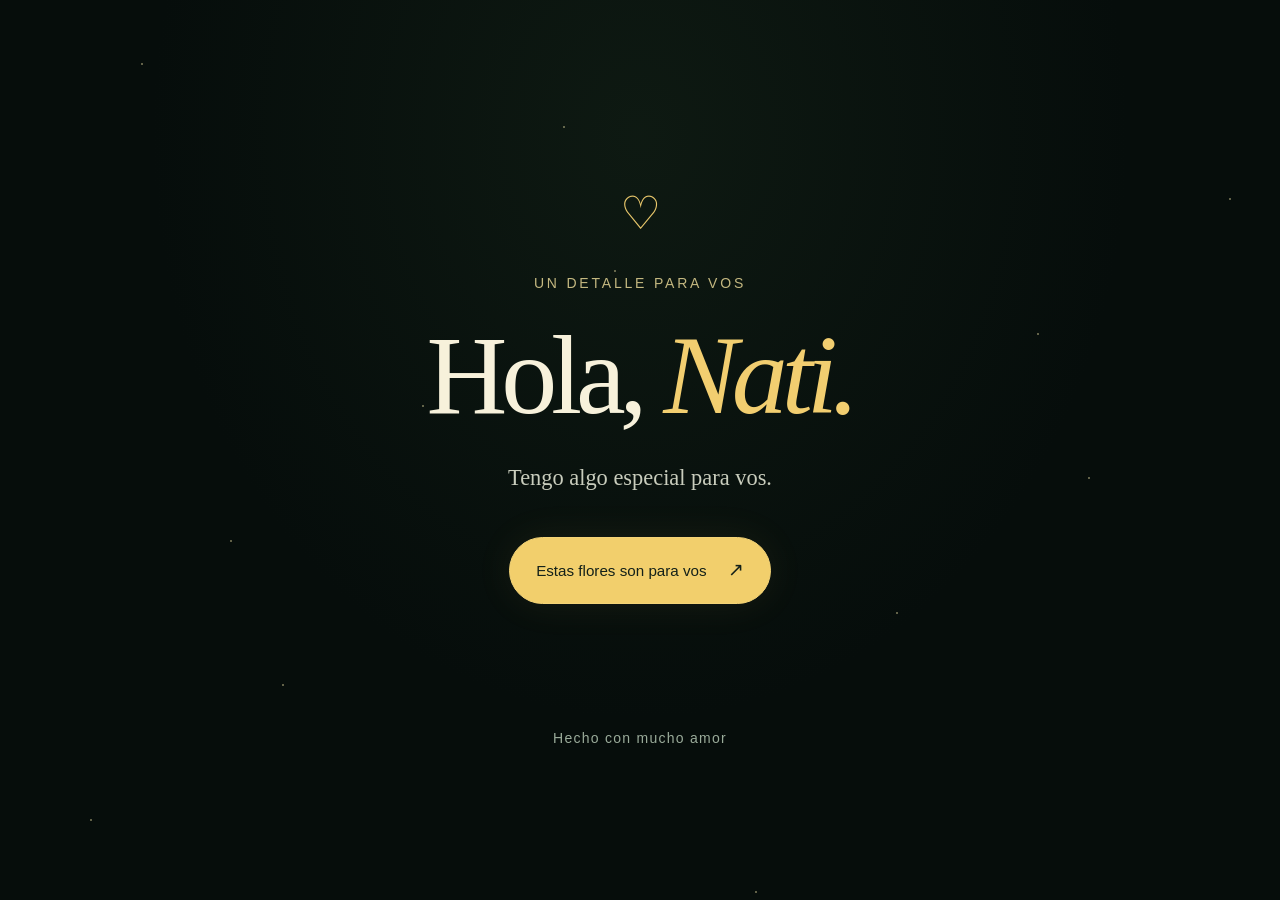
<file: index.html>
<!DOCTYPE html>
<html lang="es">
<head>
  <meta charset="UTF-8">
  <meta name="viewport" content="width=device-width, initial-scale=1">
  <meta name="description" content="Unas flores amarillas y unas palabras, con todo mi cariño. Para vos, Nati.">
  <meta name="robots" content="noindex, nofollow">
  <title>Para Nati · Un poquito de sol</title>
  <link rel="icon" href="assets/favicon.svg" type="image/svg+xml">
  <link rel="stylesheet" href="estilos.css">
  <script src="musica.js" defer></script>
</head>
<body>
  <main>
    <div class="starlight" aria-hidden="true">
      <i style="--x:11%;--y:7%;--delay:0s"></i><i style="--x:48%;--y:30%;--delay:1s"></i>
      <i style="--x:85%;--y:53%;--delay:2s"></i><i style="--x:22%;--y:76%;--delay:3s"></i>
      <i style="--x:59%;--y:99%;--delay:4s"></i><i style="--x:96%;--y:22%;--delay:5s"></i>
      <i style="--x:33%;--y:45%;--delay:6s"></i><i style="--x:70%;--y:68%;--delay:0s"></i>
      <i style="--x:7%;--y:91%;--delay:1s"></i><i style="--x:44%;--y:14%;--delay:2s"></i>
      <i style="--x:81%;--y:37%;--delay:3s"></i><i style="--x:18%;--y:60%;--delay:4s"></i>
    </div>
    <section class="welcome" aria-labelledby="welcome-title">
      <span class="small-heart" aria-hidden="true">♡</span>
      <p class="eyebrow">UN DETALLE PARA VOS</p>
      <h1 id="welcome-title">Hola, <em>Nati.</em></h1>
      <p class="welcome-copy">Tengo algo especial para vos.</p>
      <a class="open-button" href="flores.html">Estas flores son para vos <span aria-hidden="true">↗</span></a>
      <span class="welcome-foot">Hecho con mucho amor</span>
    </section>
    <div id="flowers-content">
    <section class="garden" aria-labelledby="garden-title">
      <header class="garden-heading">
        <p class="eyebrow">SOLO PARA VOS</p>
        <h1 id="garden-title">Un poquito de sol,<br><em>para Nati.</em></h1>
        <div class="music-player">
          <p id="music-label">Una canción para acompañar estas flores ♡</p>
          <button id="play-music" class="music-button" type="button" hidden>Escuchar música</button>
          <audio src="assets/floricienta.mp3" controls loop preload="metadata" aria-labelledby="music-label" aria-describedby="music-help">
            Tu navegador no soporta audio. <a href="assets/floricienta.mp3">Escuchá la canción</a>.
          </audio>
          <p id="music-help" role="status">Tocá reproducir para escuchar la canción.</p>
        </div>
      </header>
      <div class="bouquet" role="img" aria-label="Un jardín de cinco flores amarillas luminosas que aparecen suavemente">
        <div class="flower flower-0"><div class="flower-grow"><img src="assets/flor.png" alt="" width="1024" height="1536"></div></div>
        <div class="flower flower-1"><div class="flower-grow"><img src="assets/flor.png" alt="" width="1024" height="1536"></div></div>
        <div class="flower flower-2"><div class="flower-grow"><img src="assets/flor.png" alt="" width="1024" height="1536"></div></div>
        <div class="flower flower-3"><div class="flower-grow"><img src="assets/flor.png" alt="" width="1024" height="1536"></div></div>
        <div class="flower flower-4"><div class="flower-grow"><img src="assets/flor.png" alt="" width="1024" height="1536"></div></div>
        <div class="fireflies" aria-hidden="true">
          <i style="left:15%;top:25%;animation-delay:0s"></i><i style="left:35%;top:45%;animation-delay:.4s"></i>
          <i style="left:55%;top:15%;animation-delay:.8s"></i><i style="left:75%;top:35%;animation-delay:1.2s"></i>
          <i style="left:25%;top:65%;animation-delay:1.6s"></i><i style="left:45%;top:75%;animation-delay:2s"></i>
          <i style="left:65%;top:55%;animation-delay:2.4s"></i><i style="left:85%;top:65%;animation-delay:2.8s"></i>
          <i style="left:18%;top:48%;animation-delay:3.2s"></i><i style="left:72%;top:20%;animation-delay:3.6s"></i>
        </div>
      </div>
      <a class="scroll-note" href="#carta">Deslizá, hay algo más para vos<span aria-hidden="true">↓</span></a>
    </section>
    <section class="letter-section" id="carta" aria-labelledby="letter-title">
      <article class="letter">
        <span class="letter-star" aria-hidden="true">✧</span>
        <p class="eyebrow">CON TODO MI CARIÑO</p>
        <h2 id="letter-title">Para ti, <em>Nati</em> <span class="sunflower" aria-hidden="true">🌻</span></h2>
        <div class="letter-copy">
          <p>Dicen que los girasoles siempre buscan la luz del sol para crecer y brillar. Desde que llegaste a mi vida, tú te has convertido en esa luz que ilumina mis días y me llena de calidez. ✨</p>
          <p>Este detalle es para recordarte lo mucho que significas para mí. Cada momento a tu lado es tan hermoso y especial como ver florecer un campo de girasoles. 🌻</p>
          <p>Gracias por tu amor, por tu compañía y por hacer que mi mundo sea un lugar mejor. Eres mi persona favorita y siempre giraré hacia ti, buscando tu sonrisa. ❤️</p>
          <p class="signature">Te quiero con todo mi corazón. 🫶</p>
        </div>
        <div class="letter-end" aria-hidden="true"><span></span>♡<span></span></div>
      </article>
      <footer>Para vos, siempre. <span aria-hidden="true">💛</span></footer>
    </section>
    </div>
  </main>
</body>
</html>
</file>
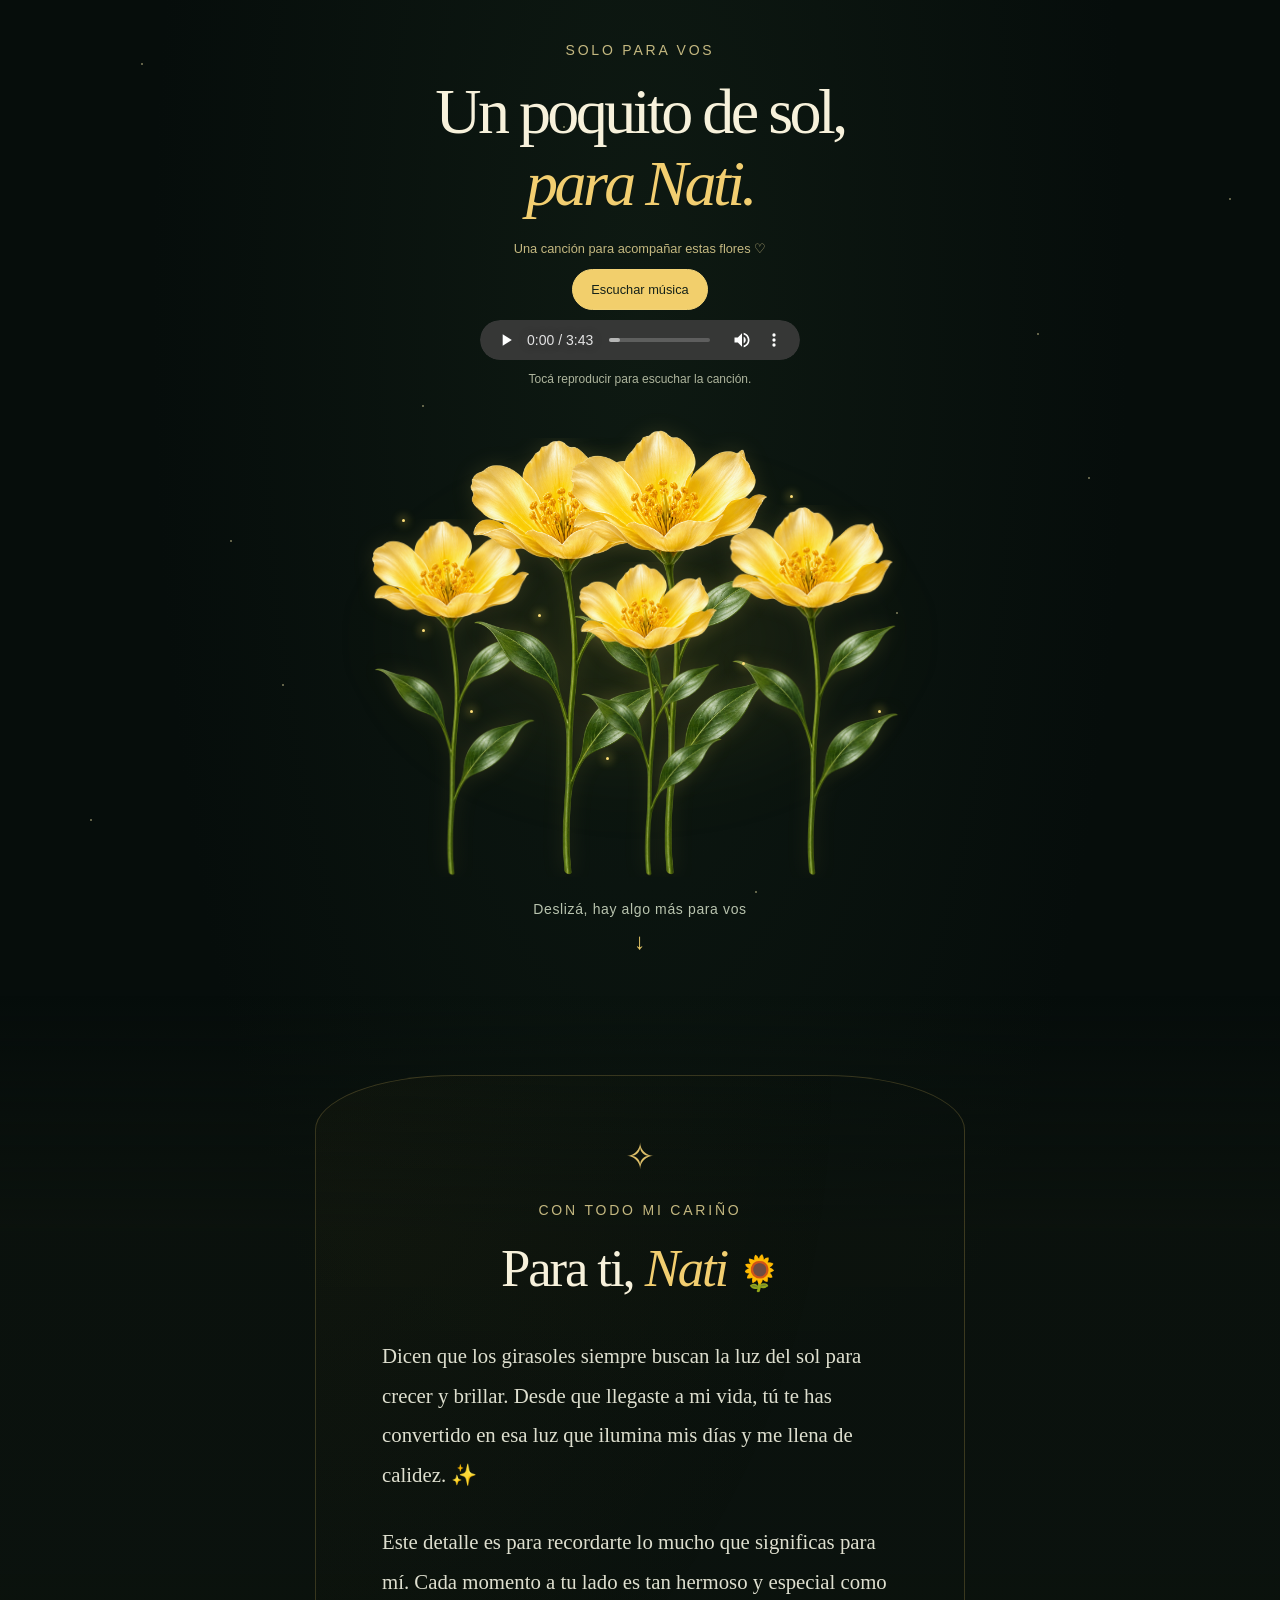
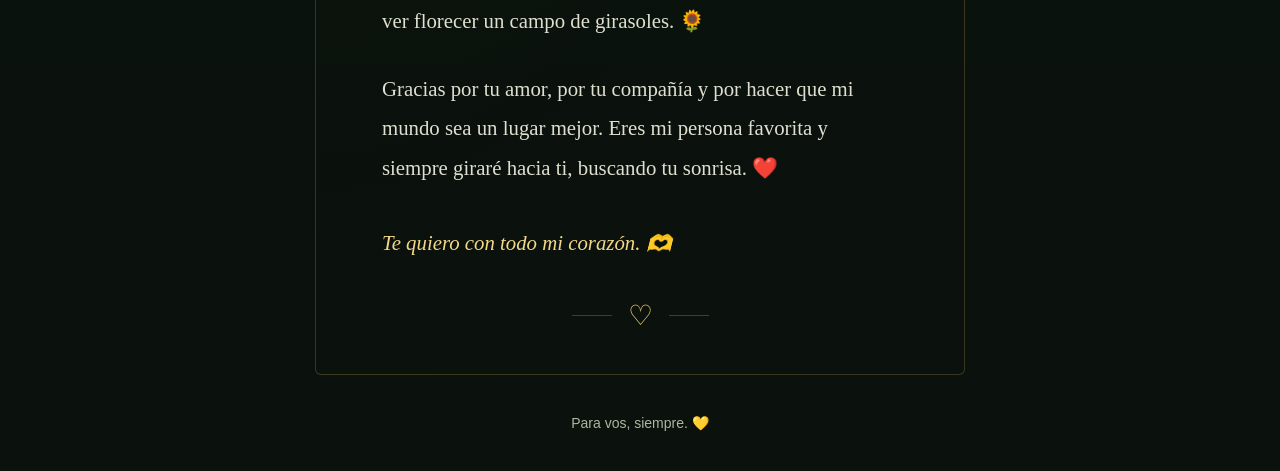
<file: flores.html>
<!DOCTYPE html>
<html lang="es">
<head>
  <meta charset="UTF-8">
  <meta name="viewport" content="width=device-width, initial-scale=1">
  <meta name="description" content="Un jardín de flores amarillas y una carta para Nati.">
  <meta name="robots" content="noindex, nofollow">
  <title>Estas flores son para vos, Nati</title>
  <link rel="icon" href="assets/favicon.svg" type="image/svg+xml">
  <link rel="stylesheet" href="estilos.css">
  <script src="musica.js" defer></script>
</head>
<body>
  <main>
    <div class="starlight" aria-hidden="true">
      <i style="--x:11%;--y:7%;--delay:0s"></i><i style="--x:48%;--y:30%;--delay:1s"></i>
      <i style="--x:85%;--y:53%;--delay:2s"></i><i style="--x:22%;--y:76%;--delay:3s"></i>
      <i style="--x:59%;--y:99%;--delay:4s"></i><i style="--x:96%;--y:22%;--delay:5s"></i>
      <i style="--x:33%;--y:45%;--delay:6s"></i><i style="--x:70%;--y:68%;--delay:0s"></i>
      <i style="--x:7%;--y:91%;--delay:1s"></i><i style="--x:44%;--y:14%;--delay:2s"></i>
      <i style="--x:81%;--y:37%;--delay:3s"></i><i style="--x:18%;--y:60%;--delay:4s"></i>
    </div>
    <section class="garden" aria-labelledby="garden-title">
      <header class="garden-heading">
        <p class="eyebrow">SOLO PARA VOS</p>
        <h1 id="garden-title">Un poquito de sol,<br><em>para Nati.</em></h1>
        <div class="music-player">
          <p id="music-label">Una canción para acompañar estas flores ♡</p>
          <button id="play-music" class="music-button" type="button" hidden>Escuchar música</button>
          <audio src="assets/floricienta.mp3" controls loop preload="metadata" aria-labelledby="music-label" aria-describedby="music-help">
            Tu navegador no soporta audio. <a href="assets/floricienta.mp3">Escuchá la canción</a>.
          </audio>
          <p id="music-help" role="status">Tocá reproducir para escuchar la canción.</p>
        </div>
      </header>
      <div class="bouquet" role="img" aria-label="Un jardín de cinco flores amarillas luminosas que aparecen suavemente">
        <div class="flower flower-0"><div class="flower-grow"><img src="assets/flor.png" alt="" width="1024" height="1536"></div></div>
        <div class="flower flower-1"><div class="flower-grow"><img src="assets/flor.png" alt="" width="1024" height="1536"></div></div>
        <div class="flower flower-2"><div class="flower-grow"><img src="assets/flor.png" alt="" width="1024" height="1536"></div></div>
        <div class="flower flower-3"><div class="flower-grow"><img src="assets/flor.png" alt="" width="1024" height="1536"></div></div>
        <div class="flower flower-4"><div class="flower-grow"><img src="assets/flor.png" alt="" width="1024" height="1536"></div></div>
        <div class="fireflies" aria-hidden="true">
          <i style="left:15%;top:25%;animation-delay:0s"></i><i style="left:35%;top:45%;animation-delay:.4s"></i>
          <i style="left:55%;top:15%;animation-delay:.8s"></i><i style="left:75%;top:35%;animation-delay:1.2s"></i>
          <i style="left:25%;top:65%;animation-delay:1.6s"></i><i style="left:45%;top:75%;animation-delay:2s"></i>
          <i style="left:65%;top:55%;animation-delay:2.4s"></i><i style="left:85%;top:65%;animation-delay:2.8s"></i>
          <i style="left:18%;top:48%;animation-delay:3.2s"></i><i style="left:72%;top:20%;animation-delay:3.6s"></i>
        </div>
      </div>
      <a class="scroll-note" href="#carta">Deslizá, hay algo más para vos<span aria-hidden="true">↓</span></a>
    </section>
    <section class="letter-section" id="carta" aria-labelledby="letter-title">
      <article class="letter">
        <span class="letter-star" aria-hidden="true">✧</span>
        <p class="eyebrow">CON TODO MI CARIÑO</p>
        <h2 id="letter-title">Para ti, <em>Nati</em> <span class="sunflower" aria-hidden="true">🌻</span></h2>
        <div class="letter-copy">
          <p>Dicen que los girasoles siempre buscan la luz del sol para crecer y brillar. Desde que llegaste a mi vida, tú te has convertido en esa luz que ilumina mis días y me llena de calidez. ✨</p>
          <p>Este detalle es para recordarte lo mucho que significas para mí. Cada momento a tu lado es tan hermoso y especial como ver florecer un campo de girasoles. 🌻</p>
          <p>Gracias por tu amor, por tu compañía y por hacer que mi mundo sea un lugar mejor. Eres mi persona favorita y siempre giraré hacia ti, buscando tu sonrisa. ❤️</p>
          <p class="signature">Te quiero con todo mi corazón. 🫶</p>
        </div>
        <div class="letter-end" aria-hidden="true"><span></span>♡<span></span></div>
      </article>
      <footer>Para vos, siempre. <span aria-hidden="true">💛</span></footer>
    </section>
  </main>
</body>
</html>
</file>
<file: estilos.css>
:root,.dark{
  --background:#060d0b;
  --foreground:#f7f1db;
  --primary:#f4cf62;
  --primary-foreground:#172019;
  --border:#d9ba5a38;
  --ring:#f4cf62;
  color-scheme:dark
}

*{
  box-sizing:border-box
}
[hidden]{display:none!important}
.music-button{
  margin-top:10px;
  padding:10px 18px;
  border:1px solid #f3d377;
  border-radius:24px;
  background:#f2cf6c;
  color:#142119;
  cursor:pointer
}
html{
  scroll-behavior:smooth;
  background:var(--background)
}
body{
  margin:0;
  color:var(--foreground);
  font-family:Arial,Helvetica,sans-serif;
  -webkit-font-smoothing:antialiased
}
button,a{
  -webkit-tap-highlight-color:transparent
}
button{
  font:inherit
}
a:focus-visible,button:focus-visible{
  outline:2px solid #ffe5a0;
  outline-offset:8px
}
::selection{
  background:#f4cf623d
}
main{
  position:relative;
  overflow:clip;
  background:radial-gradient(ellipse at 50% 15%,#18291b70,transparent 54%)
}

.starlight{
  position:fixed;
  inset:0;
  pointer-events:none;
  opacity:.55
}
.starlight i{
  position:absolute;
  left:var(--x);
  top:var(--y);
  width:2px;
  height:2px;
  border-radius:50%;
  background:#e5dba2;
  animation:twinkle 6s var(--delay) infinite alternate
}

.welcome{
  min-height:100svh;
  padding:64px 24px 32px;
  display:flex;
  align-items:center;
  justify-content:center;
  flex-direction:column;
  text-align:center;
  position:relative
}
.small-heart{
  color:#eac86c;
  font-family:Georgia,serif;
  font-size:46px;
  margin-bottom:35px
}
.eyebrow{
  font-size:.875rem;
  letter-spacing:.2em;
  color:#c4b880;
  font-weight:500
}
h1,h2,p{
  margin:0
}
h1,h2{
  font-family:Georgia,'Times New Roman',serif;
  font-weight:400
}
h1{
  font-size:clamp(3.8rem,9vw,7rem);
  letter-spacing:-.055em;
  line-height:1.08;
  margin:24px 0
}
em{
  color:#f2ce70;
  font-weight:400
}
.welcome-copy{
  font-family:Georgia,serif;
  color:#c9cdbd;
  font-size:clamp(1.15rem,3vw,1.4rem);
  line-height:1.6
}
.open-button{
  border:1px solid #f3d377;
  border-radius:100px;
  background:#f2cf6c;
  color:#142119;
  padding:19px 26px;
  min-height:58px;
  margin-top:42px;
  cursor:pointer;
  box-shadow:0 0 40px #f1cd5e12;
  transition:transform .25s,box-shadow .25s;
  font-size:.95rem
}
.open-button span{
  padding-left:17px;
  font-size:1.2rem
}
.open-button:hover{
  transform:translateY(-3px);
  box-shadow:0 0 50px #f1cd5e28
}
.welcome-foot{
  margin-top:clamp(70px,14vh,140px);
  color:#9aab9a;
  font-size:.875rem;
  letter-spacing:.09em
}

.garden{
  min-height:100svh;
  position:relative;
  display:flex;
  flex-direction:column;
  align-items:center;
  padding:42px 16px 24px;
  outline:none
}
.garden-heading{
  text-align:center;
  z-index:2
}
.garden h1{
  font-size:clamp(2.4rem,5vw,4rem);
  line-height:1.12;
  margin:18px 0 0
}
.music-player{
  width:min(100%,320px);
  margin:20px auto 12px;
  color:#c4b880;
  font-size:.8rem;
  line-height:1.5
}
.music-player audio{
  display:block;
  width:100%;
  height:40px;
  margin:10px 0;
  border-radius:24px
}
#music-help{
  color:#aeb59d;
  font-size:.75rem
}
.bouquet{
  position:relative;
  width:min(100%,680px);
  height:clamp(320px,53svh,570px);
  margin:auto;
  isolation:isolate
}
.bouquet::before{
  content:'';
  position:absolute;
  inset:10% 5%;
  background:radial-gradient(ellipse,#b9ae2420,transparent 65%);
  filter:blur(30px)
}
.flower{
  position:absolute;
  bottom:0;
  width:44%;
  height:95%;
  transform-origin:50% 95%;
  animation:sway 5.6s ease-in-out infinite alternate;
  --tilt:0deg
}
.flower img{
  width:100%;
  height:100%;
  object-fit:contain;
  object-position:bottom;
  filter:drop-shadow(0 0 10px #ffd65a20)
}
.flower-grow{
  width:100%;
  height:100%;
  transform-origin:bottom center;
  animation:grow 3.6s var(--wait,0s) both cubic-bezier(.22,.7,.32,1)
}
.flower-0{
  left:0%;
  height:75%;
  --tilt:-24deg;
  --wait:.3s
}
.flower-1{
  left:17%;
  height:92%;
  --tilt:-11deg;
  --wait:.1s
}
.flower-2{
  left:32%;
  height:100%;
  --tilt:7deg;
  --wait:.5s
}
.flower-3{
  left:53%;
  height:78%;
  --tilt:24deg;
  --wait:.8s
}
.flower-4{
  left:29%;
  height:66%;
  --tilt:-4deg;
  --wait:1s
}
.fireflies{
  position:absolute;
  inset:0;
  pointer-events:none
}
.fireflies i{
  position:absolute;
  width:3px;
  height:3px;
  background:#ffdf78;
  box-shadow:0 0 9px 3px #efd74c50;
  border-radius:50%;
  animation:float 5s infinite ease-in-out
}
.scroll-note{
  text-decoration:none;
  color:#b8c3ae;
  font-size:.875rem;
  letter-spacing:.045em;
  text-align:center;
  padding:16px;
  margin-top:8px;
  animation:appear 2s 2s both
}
.scroll-note span{
  display:block;
  color:#e7c969;
  font-size:1.4rem;
  margin-top:12px
}

.letter-section{
  position:relative;
  padding:80px 22px 30px;
  scroll-margin-top:20px;
  background:linear-gradient(transparent,#0c130ed9 22%,#0b120e)
}
.letter{
  position:relative;
  max-width:650px;
  margin:auto;
  padding:60px clamp(24px,6vw,66px) 42px;
  border:1px solid var(--border);
  background:radial-gradient(ellipse at 0 0,#e9b93d08,transparent 60%);
  border-radius:140px 140px 6px 6px / 55px 55px 6px 6px
}
.letter-star{
  display:block;
  text-align:center;
  font-size:36px;
  color:#ddbf69;
  margin-bottom:24px
}
.letter .eyebrow{
  text-align:center;
  font-size:.875rem
}
.letter h2{
  font-size:clamp(2.25rem,6vw,3.3rem);
  text-align:center;
  margin:19px 0 36px;
  line-height:1.2;
  letter-spacing:-.04em
}
.sunflower{
  font-size:.65em;
  display:inline-block;
  vertical-align:middle
}
.letter-copy{
  font-family:Georgia,'Times New Roman',serif;
  font-size:clamp(1.125rem,2.5vw,1.3rem);
  line-height:1.9;
  color:#dedfcf
}
.letter-copy p+p{
  margin-top:28px
}
.letter-copy .signature{
  color:#f3d886;
  font-style:italic;
  margin-top:36px
}
.letter-end{
  display:flex;
  align-items:center;
  justify-content:center;
  gap:16px;
  color:#e6c66e;
  font-size:28px;
  margin-top:36px
}
.letter-end span{
  width:40px;
  height:1px;
  background:#d9ba5a45
}
footer{
  color:#aeb59d;
  text-align:center;
  font-size:.875rem;
  padding:40px 0 10px
}

@keyframes grow{
  from{
  clip-path:inset(100% 0 0);
  transform:scale(.65);
  opacity:0
}
30%{
  opacity:1
}
to{
  clip-path:inset(0);
  transform:scale(1);
  opacity:1
}

}
@keyframes sway{
  from{
  transform:rotate(calc(var(--tilt) - 2deg))
}
to{
  transform:rotate(calc(var(--tilt) + 2deg))
}

}
@keyframes twinkle{
  from{
  opacity:.15
}
to{
  opacity:.9
}

}
@keyframes float{
  0%,100%{
  transform:translate(0,0);
  opacity:0
}
35%,65%{
  opacity:.85
}
80%{
  transform:translate(14px,-50px);
  opacity:0
}

}
@keyframes appear{
  from{
  opacity:0;
  transform:translateY(8px)
}
to{
  opacity:1;
  transform:translateY(0)
}

}

@media(max-width:400px){
  .letter-section{
  padding:60px 16px 24px
}
.letter{
  padding:45px 23px 30px
}
.garden{
  padding-top:34px
}
.bouquet{
  height:48svh;
  min-height:300px
}

}

@media(prefers-reduced-motion:reduce){
  html{
  scroll-behavior:auto
}
*,*::before,*::after{
  animation:none!important;
  transition:none!important
}
.flower{
  transform:rotate(var(--tilt))
}

}


/* Estilos autónomos: no se necesita Tailwind ni JavaScript. */
.open-button { display: inline-block; text-decoration: none; line-height: 1.4; }
.flower img { display: block; max-width: 100%; }
</file>
